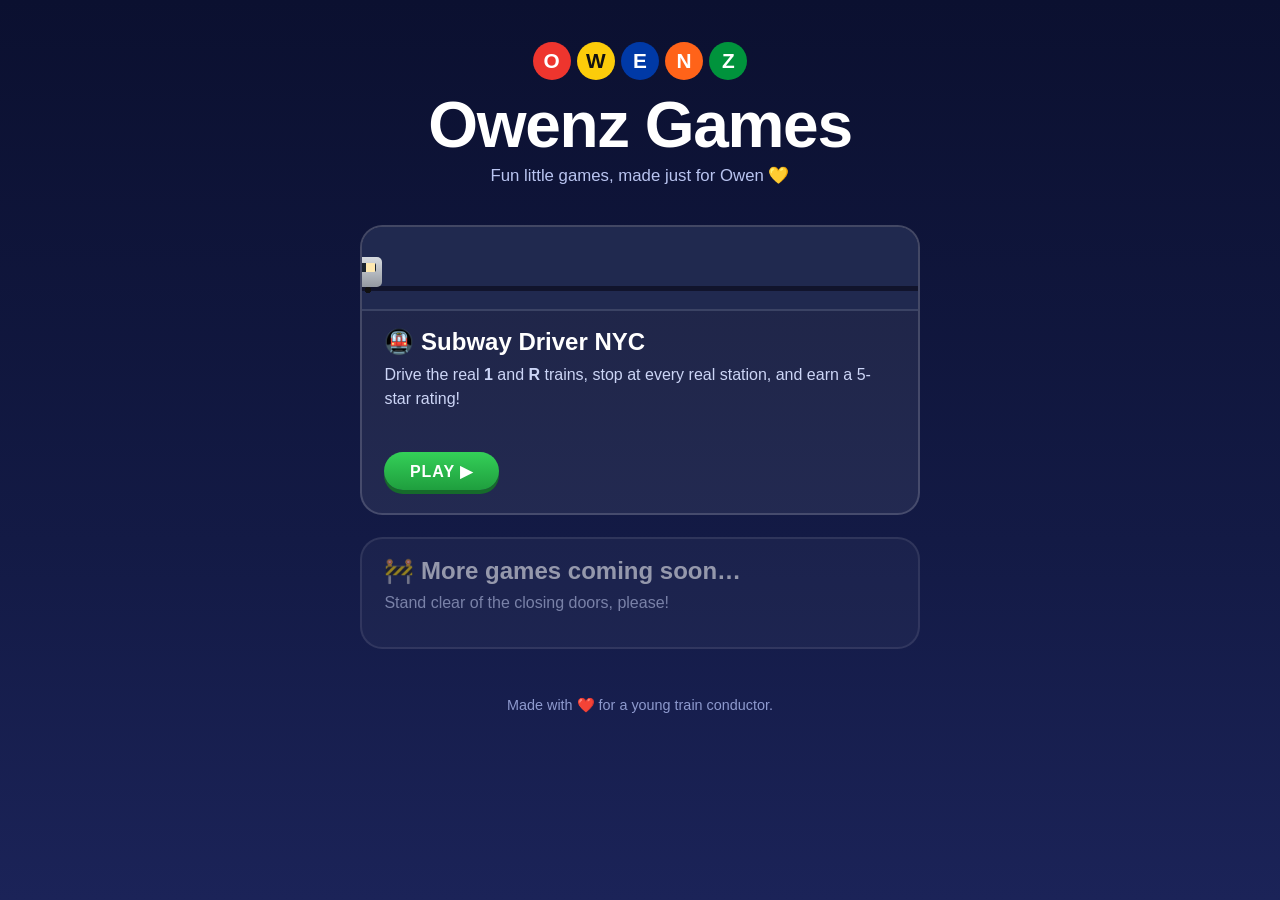
<file: index.html>
<!DOCTYPE html>
<html lang="en">
<head>
<meta charset="utf-8" />
<meta name="viewport" content="width=device-width, initial-scale=1" />
<title>Owenz Games</title>
<link rel="stylesheet" href="assets/site.css" />
<link rel="icon" href="data:image/svg+xml,<svg xmlns='http://www.w3.org/2000/svg' viewBox='0 0 100 100'><circle cx='50' cy='50' r='48' fill='%23FCCC0A'/><text x='50' y='68' font-size='55' font-family='Helvetica' font-weight='bold' fill='black' text-anchor='middle'>O</text></svg>" />
</head>
<body>

<header class="hero">
  <div class="hero-bullets">
    <span class="bullet" style="background:#EE352E">O</span><span class="bullet" style="background:#FCCC0A; color:#111">W</span><span class="bullet" style="background:#0039A6">E</span><span class="bullet" style="background:#FF6319">N</span><span class="bullet" style="background:#00933C">Z</span>
  </div>
  <h1>Owenz Games</h1>
  <p class="subtitle">Fun little games, made just for Owen 💛</p>
</header>

<main>
  <a class="game-card" href="games/subway/index.html">
    <div class="train-track">
      <div class="mini-train">
        <span class="mini-car front"><i class="mini-bullet one">1</i></span><span class="mini-car"></span><span class="mini-car"></span>
      </div>
    </div>
    <div class="card-body">
      <h2>🚇 Subway Driver NYC</h2>
      <p>Drive the real <strong>1</strong> and <strong>R</strong> trains, stop at every real station, and earn a 5-star rating!</p>
      <p class="best-line" id="best-stars"></p>
      <span class="play-btn">PLAY ▶</span>
    </div>
  </a>

  <div class="game-card soon">
    <div class="card-body">
      <h2>🚧 More games coming soon…</h2>
      <p>Stand clear of the closing doors, please!</p>
    </div>
  </div>
</main>

<footer>Made with ❤️ for a young train conductor.</footer>

<script>
  // Show the best subway rating earned in the game, if any
  (function () {
    var best = Math.max(
      parseFloat(localStorage.getItem('owenz_subway_best_1') || '0'),
      parseFloat(localStorage.getItem('owenz_subway_best_R') || '0')
    );
    if (best > 0) {
      var html = 'Best rating: ';
      for (var i = 1; i <= 5; i++) {
        html += '<span class="star ' + (best >= i ? 'full' : (best >= i - 0.5 ? 'half' : 'empty')) + '">★</span>';
      }
      document.getElementById('best-stars').innerHTML = html;
    }
  })();
</script>
</body>
</html>
</file>
<file: assets/site.css>
/* Owenz Games — home page */

* { box-sizing: border-box; }

body {
  margin: 0;
  min-height: 100vh;
  font-family: 'Helvetica Neue', Helvetica, Arial, sans-serif;
  background: linear-gradient(180deg, #0b1030 0%, #131a45 60%, #1b2358 100%);
  color: #fff;
  display: flex; flex-direction: column; align-items: center;
}

.hero { text-align: center; padding: 2.6rem 1rem 1rem; }
.hero h1 {
  font-size: clamp(2.4rem, 9vw, 4rem);
  margin: 0.5rem 0 0.2rem;
  letter-spacing: -0.02em;
}
.subtitle { color: #b9c4f0; margin: 0; font-size: 1.05rem; }

.hero-bullets .bullet {
  display: inline-flex; align-items: center; justify-content: center;
  width: 2.4rem; height: 2.4rem; border-radius: 50%;
  font-weight: 900; font-size: 1.3rem; color: #fff; margin: 0 0.18rem;
  animation: bob 2.4s ease-in-out infinite;
}
.hero-bullets .bullet:nth-child(2) { animation-delay: 0.15s; }
.hero-bullets .bullet:nth-child(3) { animation-delay: 0.3s; }
.hero-bullets .bullet:nth-child(4) { animation-delay: 0.45s; }
.hero-bullets .bullet:nth-child(5) { animation-delay: 0.6s; }
@keyframes bob { 0%, 100% { transform: translateY(0); } 50% { transform: translateY(-7px); } }

main {
  display: flex; flex-direction: column; gap: 1.4rem;
  width: min(560px, 92vw); padding: 1.4rem 0 2rem;
}

.game-card {
  display: block; text-decoration: none; color: #fff;
  background: rgba(255, 255, 255, 0.07);
  border: 2px solid rgba(255, 255, 255, 0.16);
  border-radius: 1.4rem; overflow: hidden;
  transition: transform 0.15s, box-shadow 0.15s, border-color 0.15s;
}
.game-card:hover {
  transform: translateY(-4px);
  border-color: #ffd200;
  box-shadow: 0 14px 40px rgba(0, 0, 0, 0.45);
}
.game-card.soon { opacity: 0.55; }

.card-body { padding: 1.1rem 1.4rem 1.4rem; }
.card-body h2 { margin: 0 0 0.4rem; font-size: 1.5rem; }
.card-body p { margin: 0 0 0.6rem; color: #ccd5f6; line-height: 1.5; }

.play-btn {
  display: inline-block;
  background: linear-gradient(180deg, #34d058, #1f9e3e);
  color: #fff; font-weight: 900; letter-spacing: 0.06em;
  padding: 0.6rem 1.6rem; border-radius: 999px;
  box-shadow: 0 4px 0 #166b2b;
}

.best-line { min-height: 1.4rem; }
.star { font-size: 1.2rem; }
.star.full { color: #ffd200; }
.star.half {
  background: linear-gradient(90deg, #ffd200 50%, #44496b 50%);
  -webkit-background-clip: text; background-clip: text; color: transparent;
}
.star.empty { color: #44496b; }

/* little animated subway train on the card */
.train-track {
  height: 84px; position: relative; overflow: hidden;
  background:
    linear-gradient(180deg, #20294f 0%, #20294f 72%, #11142c 72%, #11142c 78%, #20294f 78%);
  border-bottom: 2px solid rgba(255, 255, 255, 0.12);
}
.mini-train {
  position: absolute; bottom: 22px; left: -180px;
  display: flex; gap: 4px;
  animation: ride 7s linear infinite;
}
@keyframes ride {
  from { transform: translateX(0); }
  to { transform: translateX(calc(100vw + 360px)); }
}
.mini-car {
  width: 64px; height: 30px; border-radius: 5px;
  background: linear-gradient(180deg, #d7dbe0, #9499a1);
  position: relative;
}
.mini-car::before {
  content: ''; position: absolute; top: 6px; left: 6px; right: 6px; height: 9px;
  background: repeating-linear-gradient(90deg, #ffe9b0 0 9px, #1a2330 9px 14px);
  border-radius: 2px;
}
.mini-car::after {
  content: ''; position: absolute; bottom: -6px; left: 8px; right: 8px; height: 6px;
  background:
    radial-gradient(circle at 6px 3px, #111 3px, transparent 3.5px),
    radial-gradient(circle at calc(100% - 6px) 3px, #111 3px, transparent 3.5px);
}
.mini-car.front { border-top-right-radius: 12px; }
.mini-bullet {
  position: absolute; right: 4px; top: 8px;
  width: 14px; height: 14px; border-radius: 50%;
  background: #EE352E; color: #fff; font-style: normal; font-weight: 900;
  font-size: 10px; display: flex; align-items: center; justify-content: center;
}

footer { padding: 1rem; color: #8e9ace; font-size: 0.9rem; text-align: center; }
</file>
